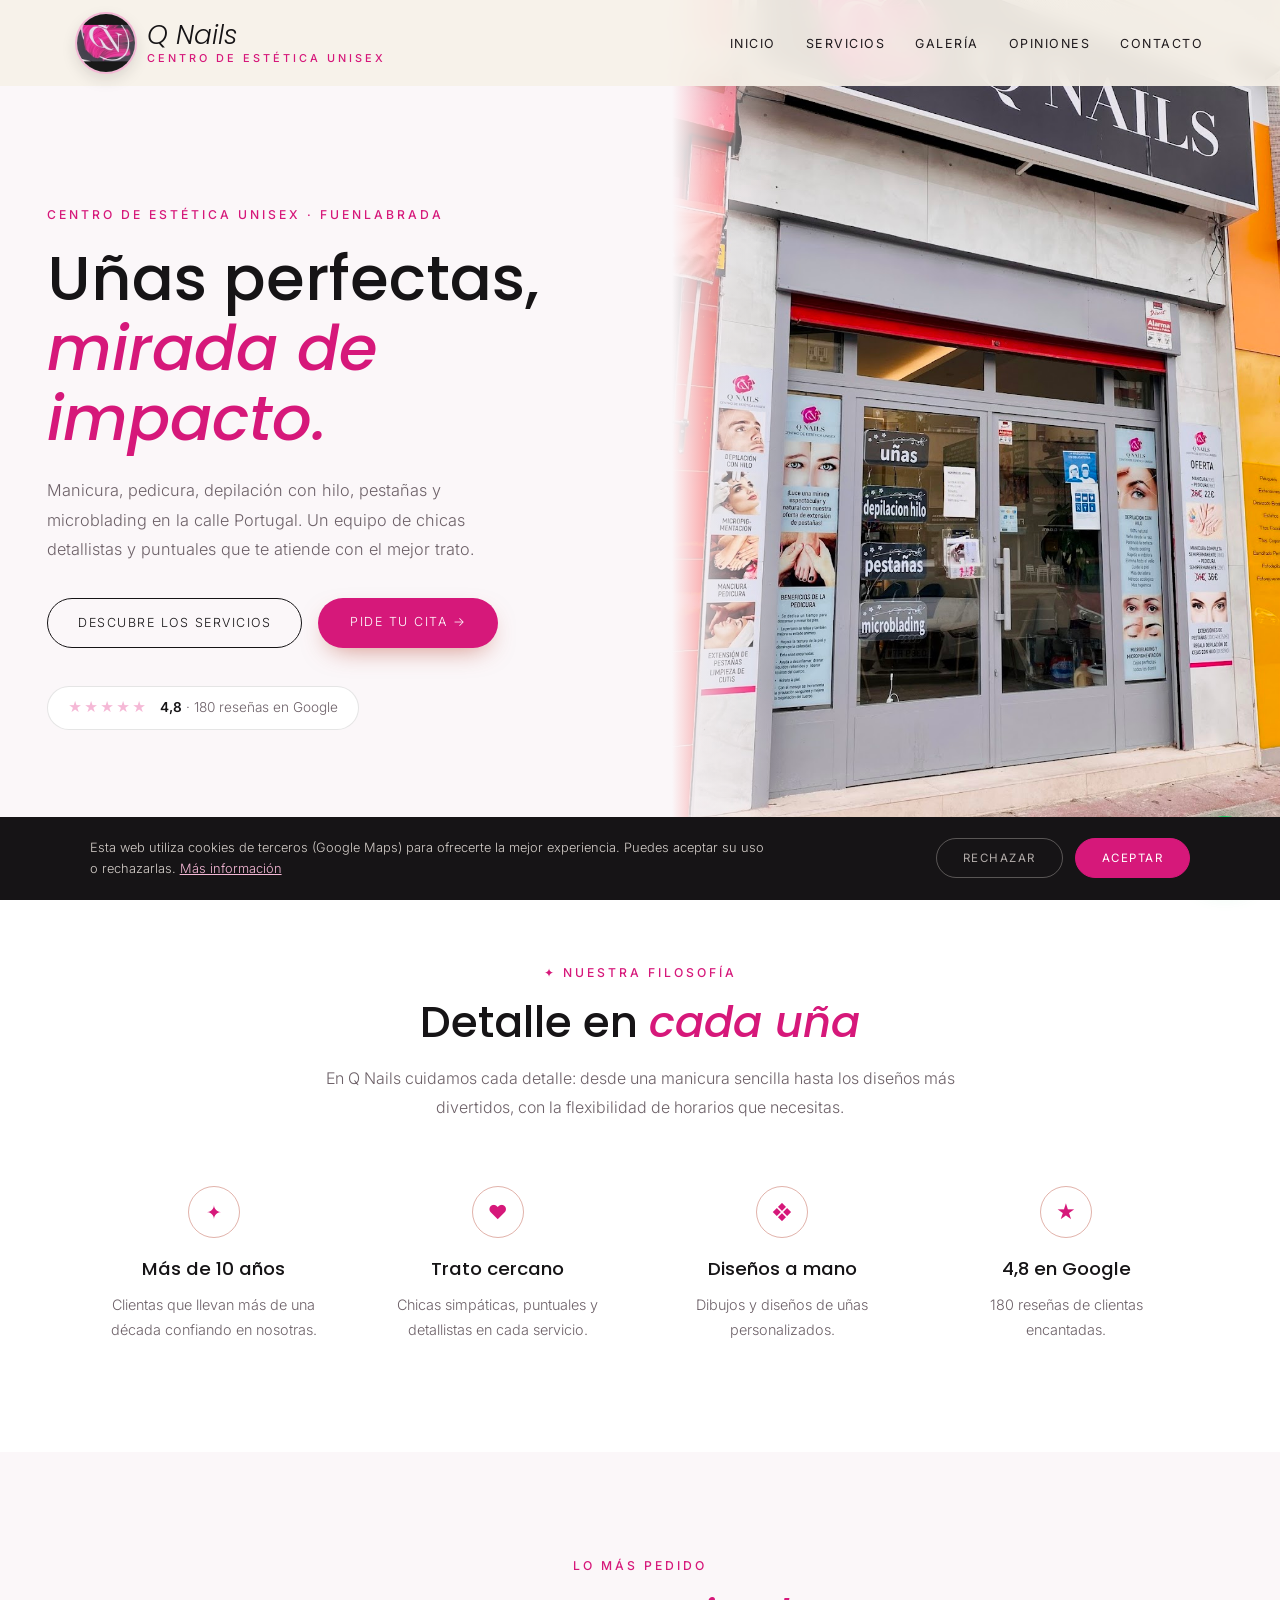
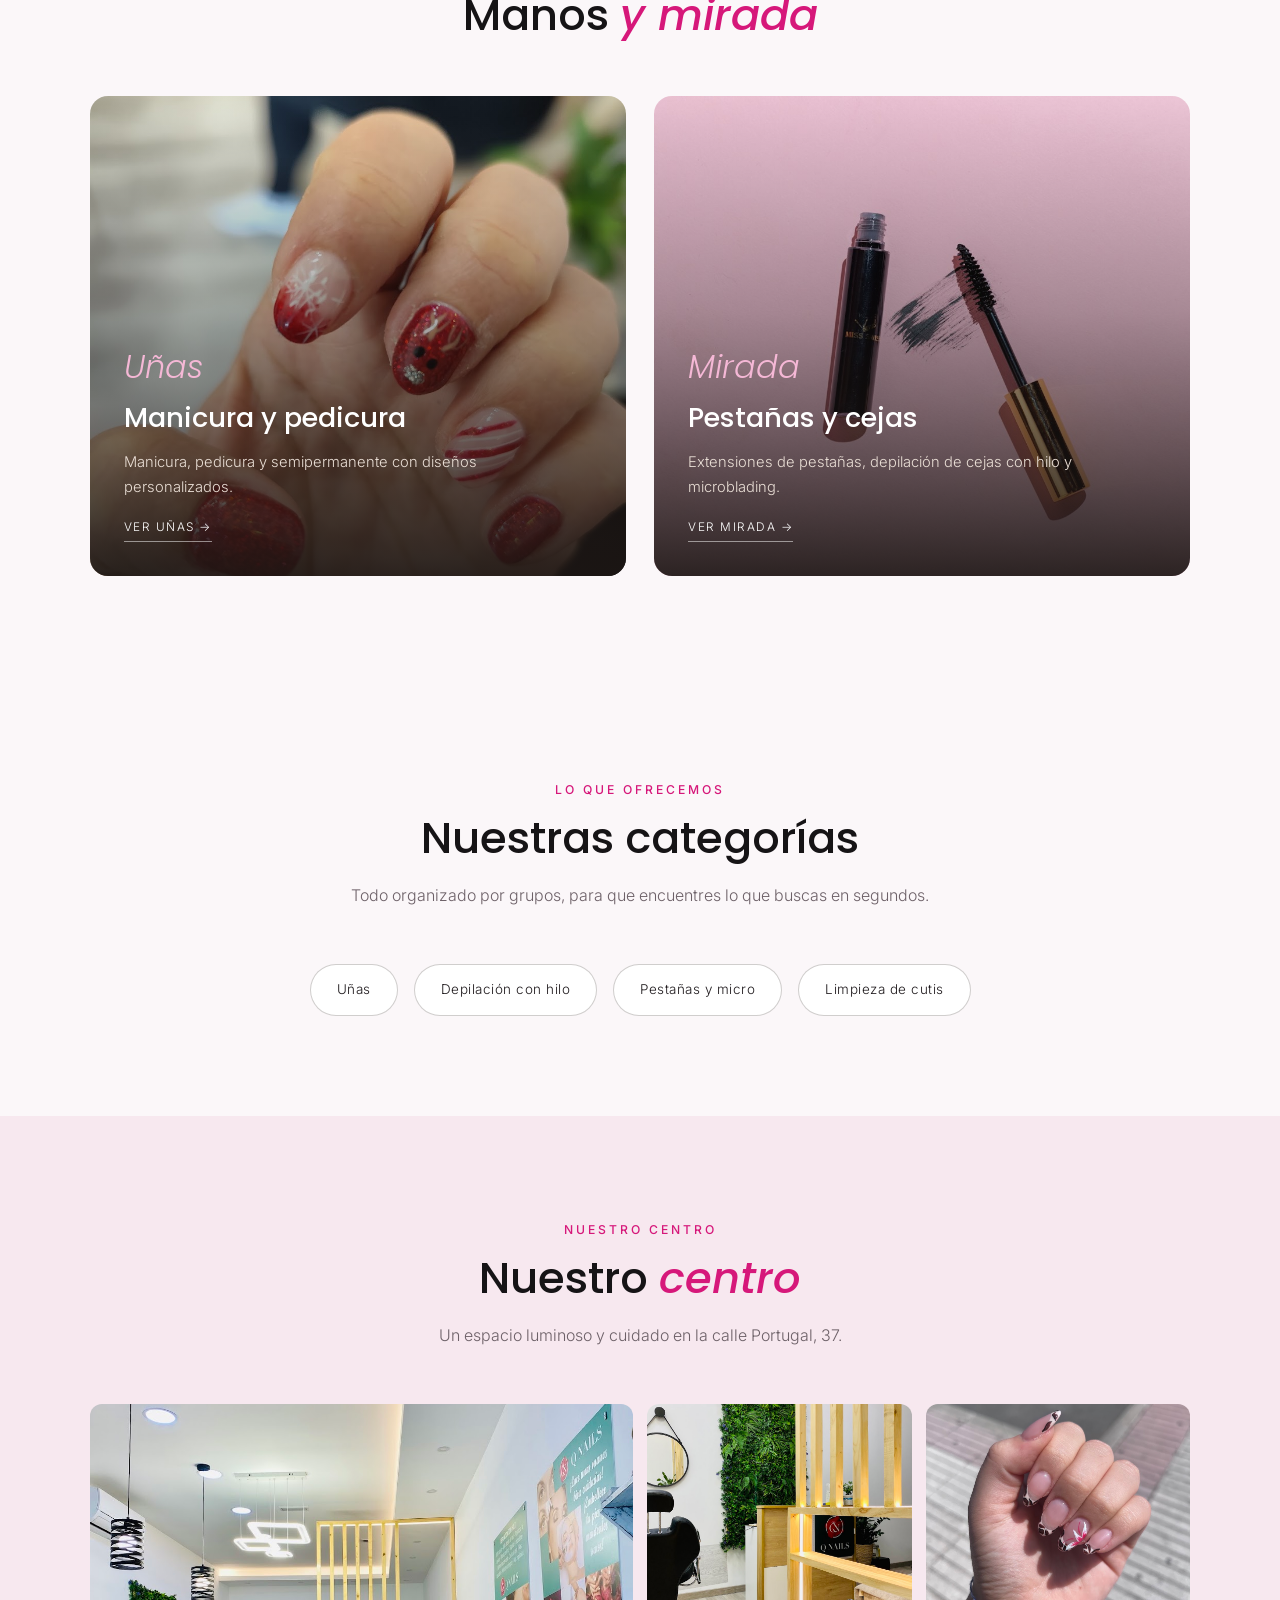
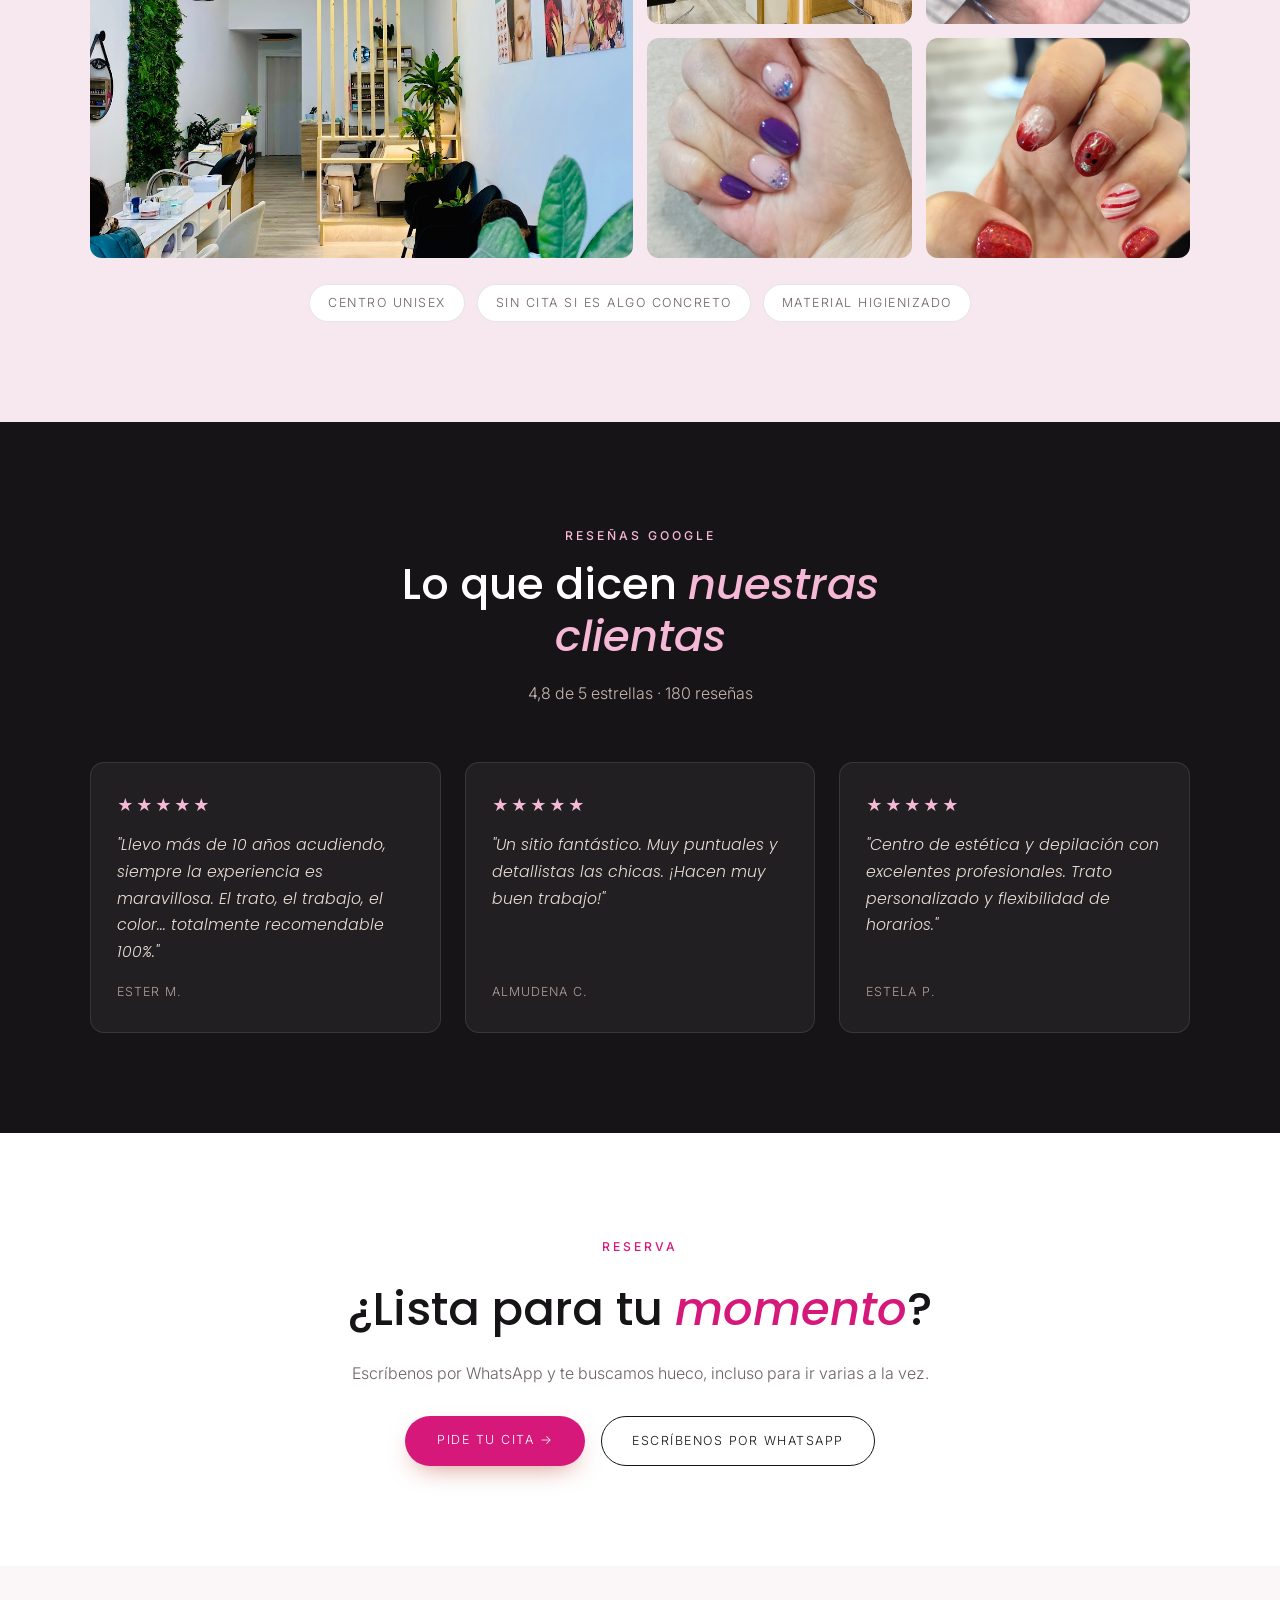
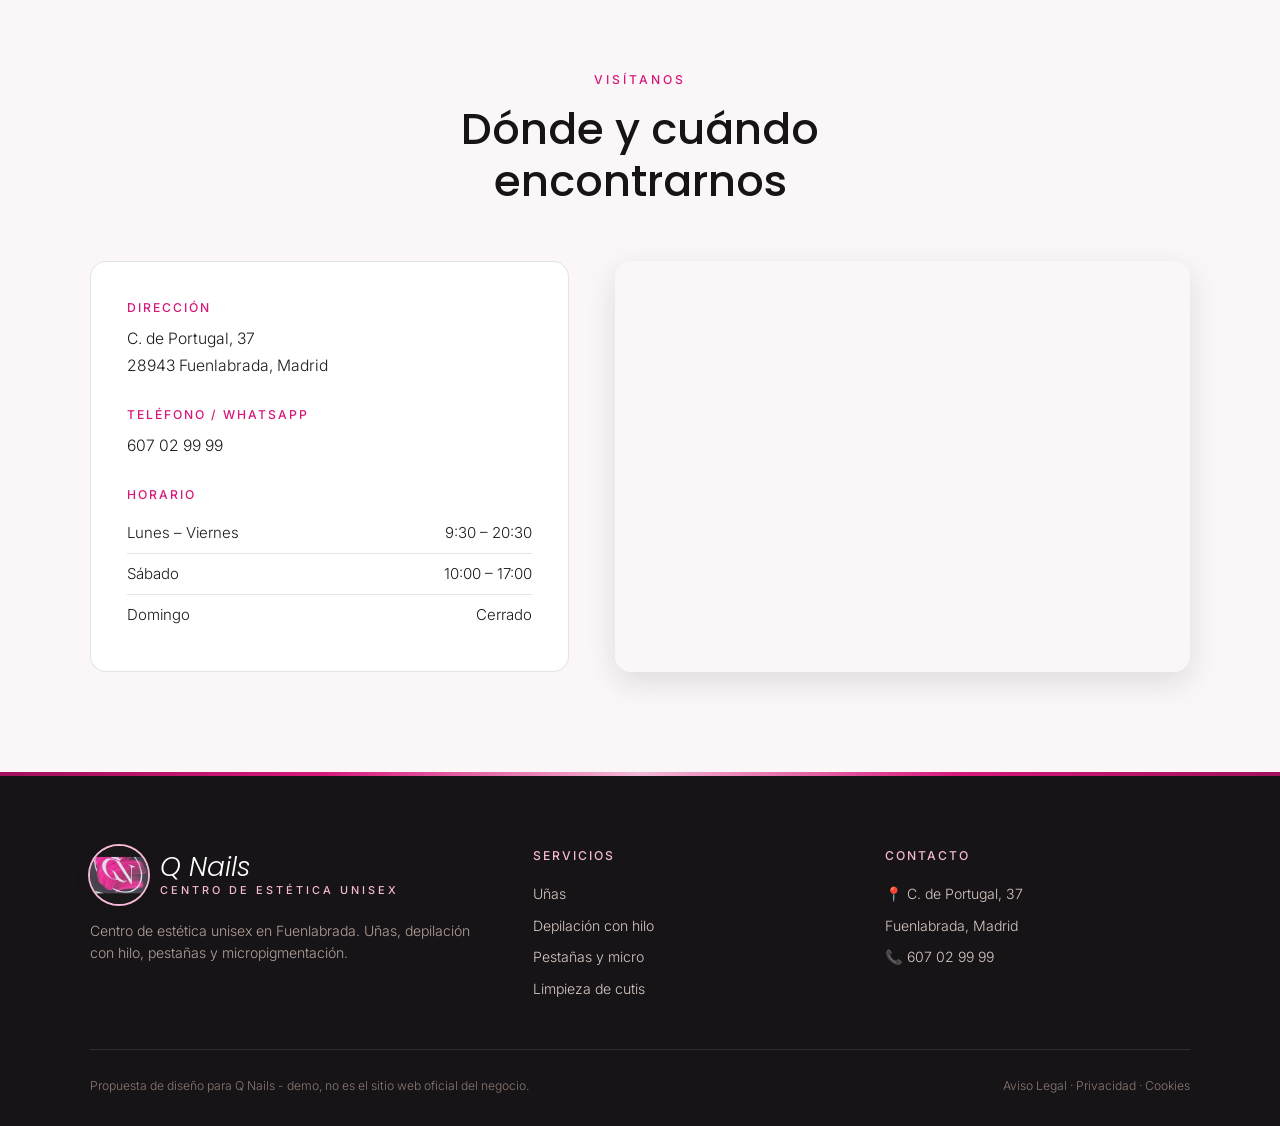
<file: index.html>
<!DOCTYPE html>
<html lang="es">
<head>
<meta charset="UTF-8">
<meta name="viewport" content="width=device-width, initial-scale=1.0">
<title>Q Nails — Uñas, pestañas y estética en Fuenlabrada</title>
<meta name="description" content="Q Nails, centro de estética unisex en C. de Portugal 37 (Fuenlabrada). Manicura, pedicura, uñas, depilación con hilo, extensiones de pestañas, microblading, micropigmentación y limpieza de cutis. 4,8★ en Google.">
<meta name="theme-color" content="#161416">
<meta property="og:title" content="Q Nails · Fuenlabrada">
<meta property="og:image" content="maps_04.jpg">
<link rel="icon" href="logo.jpg">
<link rel="preconnect" href="https://fonts.googleapis.com"><link rel="preconnect" href="https://fonts.gstatic.com" crossorigin><link href="https://fonts.googleapis.com/css2?family=Poppins:ital,wght@0,500;0,600;1,500&family=Inter:wght@300;400;500;600&display=swap" rel="stylesheet">
<link rel="stylesheet" href="styles.css">
</head>
<body>

<header id="header">
  <a href="index.html" class="logo" aria-label="Q Nails, inicio"><img src="logo.jpg" alt="" class="logo-badge"><span class="logo-text"><span class="script">Q Nails</span><small>Centro de estética unisex</small></span></a>
  <nav id="nav" aria-label="Navegación principal"><ul><li><a href="index.html#inicio">Inicio</a></li><li><a href="servicios.html">Servicios</a></li><li><a href="index.html#galeria">Galería</a></li><li><a href="index.html#opiniones">Opiniones</a></li><li><a href="index.html#contacto">Contacto</a></li></ul></nav><button class="nav-toggle" id="navToggle" aria-label="Abrir menú">☰</button>
</header>

<section class="hero" id="inicio">
  <div class="hero-text">
    <span class="eyebrow">Centro de estética unisex · Fuenlabrada</span>
    <h1>Uñas perfectas, <em>mirada de impacto.</em></h1>
    <p>Manicura, pedicura, depilación con hilo, pestañas y microblading en la calle Portugal. Un equipo de chicas detallistas y puntuales que te atiende con el mejor trato.</p>
    <div class="hero-ctas">
      <a href="servicios.html" class="btn-outline">Descubre los servicios</a>
      <a href="https://wa.me/34607029999?text=Hola%2C%20quiero%20pedir%20cita%20en%20Q%20Nails" class="btn-solid" target="_blank" rel="noopener">Pide tu cita →</a>
    </div>
    <a class="hero-rating" href="https://www.google.com/maps/search/?api=1&query=Q+Nails,+C.+de+Portugal+37,+Fuenlabrada" target="_blank" rel="noopener"><span class="stars">★★★★★</span><span><strong>4,8</strong> · 180 reseñas en Google</span></a>
  </div>
  <div class="hero-img"><img src="maps_04.jpg" alt="Fachada de Q Nails en la calle Portugal, Fuenlabrada" style="object-position:center 30%;"></div>
</section>

<section class="trust">
  <div class="section-head">
    <span class="eyebrow">✦ Nuestra filosofía</span>
    <h2>Detalle en <em>cada uña</em></h2>
    <p>En Q Nails cuidamos cada detalle: desde una manicura sencilla hasta los diseños más divertidos, con la flexibilidad de horarios que necesitas.</p>
  </div>
  <div class="trust-grid">
    <div class="trust-card"><span class="trust-ic">✦</span><h3>Más de 10 años</h3><p>Clientas que llevan más de una década confiando en nosotras.</p></div>
    <div class="trust-card"><span class="trust-ic">♥</span><h3>Trato cercano</h3><p>Chicas simpáticas, puntuales y detallistas en cada servicio.</p></div>
    <div class="trust-card"><span class="trust-ic">❖</span><h3>Diseños a mano</h3><p>Dibujos y diseños de uñas personalizados.</p></div>
    <div class="trust-card"><span class="trust-ic">★</span><h3>4,8 en Google</h3><p>180 reseñas de clientas encantadas.</p></div>
  </div>
</section>

<section class="worlds">
  <div class="section-head">
    <span class="eyebrow">Lo más pedido</span>
    <h2>Manos <em>y mirada</em></h2>
  </div>
  <div class="worlds-grid">
    <a href="servicios.html#unas" class="world-card"><img src="maps_01.jpg" alt="Manicura y pedicura"><div class="world-text"><span class="script">Uñas</span><h3>Manicura y pedicura</h3><p>Manicura, pedicura y semipermanente con diseños personalizados.</p><span class="world-link">Ver uñas →</span></div></a>
    <a href="servicios.html#mirada" class="world-card"><img src="u_pestanas.jpg" alt="Pestañas y cejas"><div class="world-text"><span class="script">Mirada</span><h3>Pestañas y cejas</h3><p>Extensiones de pestañas, depilación de cejas con hilo y microblading.</p><span class="world-link">Ver mirada →</span></div></a>
  </div>
</section>

<section>
  <div class="section-head">
    <span class="eyebrow">Lo que ofrecemos</span>
    <h2>Nuestras categorías</h2>
    <p>Todo organizado por grupos, para que encuentres lo que buscas en segundos.</p>
  </div>
  <div class="cat-pills">
    <a href="servicios.html#unas" class="cat-pill">Uñas</a>
    <a href="servicios.html#depilacion" class="cat-pill">Depilación con hilo</a>
    <a href="servicios.html#mirada" class="cat-pill">Pestañas y micro</a>
    <a href="servicios.html#facial" class="cat-pill">Limpieza de cutis</a>
  </div>
</section>

<section class="gallery-wrap" id="galeria">
  <div class="section-head">
    <span class="eyebrow">Nuestro centro</span>
    <h2>Nuestro <em>centro</em></h2>
    <p>Un espacio luminoso y cuidado en la calle Portugal, 37.</p>
  </div>
  <div class="gallery">
    <figure class="big"><img src="maps_03.jpg" alt="Interior de Q Nails" loading="lazy"></figure>
    <figure><img src="maps_02.jpg" alt="Recepción de Q Nails" loading="lazy"></figure>
    <figure><img src="maps_05.jpg" alt="Uñas con diseño" loading="lazy"></figure>
    <figure><img src="maps_06.jpg" alt="Uñas en morado y glitter" loading="lazy"></figure>
    <figure><img src="maps_01.jpg" alt="Uñas en rojo con diseño" loading="lazy"></figure>
  </div>
  <div class="brands"><span>Centro unisex</span><span>Sin cita si es algo concreto</span><span>Material higienizado</span></div>
</section>

<section class="reviews-wrap" id="opiniones">
  <div class="section-head">
    <span class="eyebrow">Reseñas Google</span>
    <h2>Lo que dicen <em>nuestras clientas</em></h2>
    <p>4,8 de 5 estrellas · 180 reseñas</p>
  </div>
  <div class="review-grid">
    <div class="review-card"><div class="stars">★★★★★</div><p>"Llevo más de 10 años acudiendo, siempre la experiencia es maravillosa. El trato, el trabajo, el color... totalmente recomendable 100%."</p><cite>Ester M.</cite></div>
    <div class="review-card"><div class="stars">★★★★★</div><p>"Un sitio fantástico. Muy puntuales y detallistas las chicas. ¡Hacen muy buen trabajo!"</p><cite>Almudena C.</cite></div>
    <div class="review-card"><div class="stars">★★★★★</div><p>"Centro de estética y depilación con excelentes profesionales. Trato personalizado y flexibilidad de horarios."</p><cite>Estela P.</cite></div>
  </div>
</section>

<section class="cta-section">
  <span class="eyebrow">Reserva</span>
  <h2>¿Lista para tu <em>momento</em>?</h2>
  <p>Escríbenos por WhatsApp y te buscamos hueco, incluso para ir varias a la vez.</p>
  <div class="cta-row">
    <a href="https://wa.me/34607029999?text=Hola%2C%20quiero%20pedir%20cita%20en%20Q%20Nails" class="btn-solid" target="_blank" rel="noopener">Pide tu cita →</a>
    <a href="https://wa.me/34607029999?text=Hola%2C%20quiero%20pedir%20cita%20en%20Q%20Nails" class="btn-outline" target="_blank" rel="noopener">Escríbenos por WhatsApp</a>
  </div>
</section>

<section class="contact-section" id="contacto">
  <div class="section-head">
    <span class="eyebrow">Visítanos</span>
    <h2>Dónde y cuándo encontrarnos</h2>
  </div>
  <div class="contact-grid">
    <div class="contact-info">
      <div class="contact-block"><h3>Dirección</h3><p>C. de Portugal, 37<br>28943 Fuenlabrada, Madrid</p></div>
      <div class="contact-block"><h3>Teléfono / WhatsApp</h3><p><a href="tel:+34607029999">607 02 99 99</a></p></div>
      <div class="contact-block"><h3>Horario</h3><ul class="hours-list"><li><span>Lunes – Viernes</span><span>9:30 – 20:30</span></li><li><span>Sábado</span><span>10:00 – 17:00</span></li><li><span>Domingo</span><span>Cerrado</span></li></ul></div>
      
    </div>
    <div class="contact-map">
      <iframe title="Mapa de Q Nails" src="https://www.google.com/maps?q=Q+Nails,+C.+de+Portugal+37,+Fuenlabrada&output=embed" width="100%" height="100%" style="border:0;" allowfullscreen="" loading="lazy" referrerpolicy="no-referrer-when-downgrade"></iframe>
    </div>
  </div>
</section>

<footer>
  <div class="footer-grid">
    <div class="footer-brand">
      <a href="index.html" class="logo light"><img src="logo.jpg" alt="" class="logo-badge"><span class="logo-text"><span class="script">Q Nails</span><small>Centro de estética unisex</small></span></a>
      <p>Centro de estética unisex en Fuenlabrada. Uñas, depilación con hilo, pestañas y micropigmentación.</p>
    </div>
    <div><h4>Servicios</h4><ul><li><a href="servicios.html#unas">Uñas</a></li><li><a href="servicios.html#depilacion">Depilación con hilo</a></li><li><a href="servicios.html#mirada">Pestañas y micro</a></li><li><a href="servicios.html#facial">Limpieza de cutis</a></li></ul></div>
    <div><h4>Contacto</h4><ul><li>📍 C. de Portugal, 37</li><li>Fuenlabrada, Madrid</li><li>📞 <a href="tel:+34607029999">607 02 99 99</a></li></ul></div>
  </div>
  <div class="footer-bottom">
    <span>Propuesta de diseño para Q Nails - demo, no es el sitio web oficial del negocio.</span>
    <span><a href="aviso-legal.html">Aviso Legal</a> &middot; <a href="politica-privacidad.html">Privacidad</a> &middot; <a href="politica-cookies.html">Cookies</a></span>
  </div>
</footer>

<div id="cookie-banner" class="cookie-banner"><p>Esta web utiliza cookies de terceros (Google Maps) para ofrecerte la mejor experiencia. Puedes aceptar su uso o rechazarlas. <a href="politica-cookies.html">Más información</a></p><div class="cookie-actions"><button onclick="setCookieChoice('rejected')" class="ck-reject">Rechazar</button><button onclick="setCookieChoice('accepted')" class="ck-accept">Aceptar</button></div></div>
<div class="social-fabs"><a class="wa-fab" href="https://wa.me/34607029999?text=Hola%2C%20quiero%20pedir%20cita%20en%20Q%20Nails" target="_blank" rel="noopener" aria-label="Escribir por WhatsApp"><svg width="28" height="28" viewBox="0 0 24 24" fill="white"><path d="M17.5 14.4c-.3-.1-1.8-.9-2-1s-.5-.1-.7.1-.8 1-.9 1.2-.3.2-.6.1a8.2 8.2 0 0 1-2.4-1.5 9 9 0 0 1-1.7-2.1c-.2-.3 0-.5.1-.6l.4-.5.3-.5v-.5l-.9-2.2c-.2-.6-.5-.5-.7-.5h-.6a1.1 1.1 0 0 0-.8.4 3.4 3.4 0 0 0-1 2.5 5.9 5.9 0 0 0 1.2 3.1 13.5 13.5 0 0 0 5.2 4.6c2.6 1 2.6.7 3.1.6a2.6 2.6 0 0 0 1.7-1.2 2.1 2.1 0 0 0 .2-1.2c-.1-.1-.3-.2-.6-.3ZM12 21.8a9.8 9.8 0 0 1-5-1.4l-.4-.2-3.7 1 1-3.6-.2-.4A9.8 9.8 0 1 1 12 21.8Zm8.4-18.3A11.8 11.8 0 0 0 1.8 17.7L.2 23.8l6.3-1.6a11.8 11.8 0 0 0 5.6 1.4A11.8 11.8 0 0 0 20.4 3.5Z"/></svg></a></div>
<script src="main.js"></script>
</body>
</html>
</file>
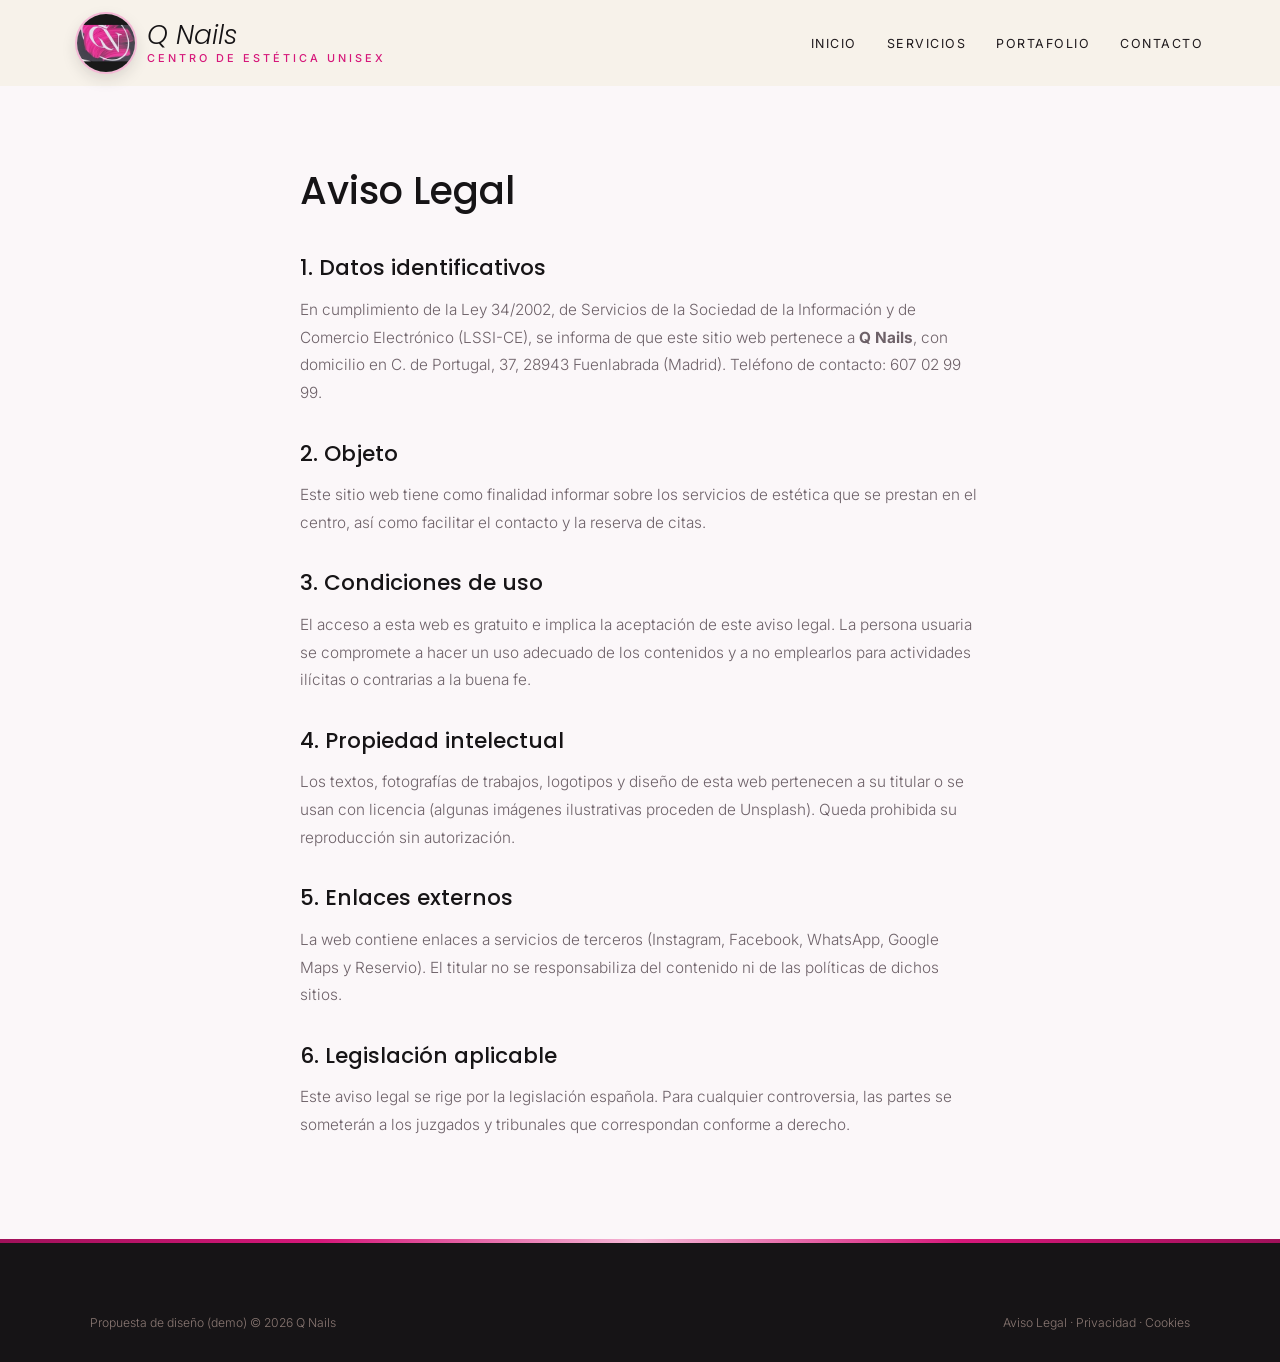
<file: aviso-legal.html>
<!DOCTYPE html>
<html lang="es">
<head>
<meta charset="UTF-8">
<meta name="viewport" content="width=device-width, initial-scale=1.0">
<title>Aviso Legal — Q Nails</title>
<meta name="robots" content="noindex">
<link rel="icon" href="logo.jpg">
<link rel="preconnect" href="https://fonts.googleapis.com">
<link href="https://fonts.googleapis.com/css2?family=Poppins:ital,wght@0,500;0,600;1,500&family=Inter:wght@300;400;500;600&display=swap" rel="stylesheet">
<link rel="stylesheet" href="styles.css">
</head>
<body>
<header id="header" class="scrolled">
  <a href="index.html" class="logo" aria-label="Q Nails, inicio">
    <img src="logo.jpg" alt="" class="logo-badge">
    <span class="logo-text"><span class="script">Q Nails</span><small>Centro de estética unisex</small></span>
  </a>
  <nav id="nav" aria-label="Navegación principal">
    <ul>
      <li><a href="index.html#inicio">Inicio</a></li>
      <li><a href="servicios.html">Servicios</a></li>
      <li><a href="portafolio.html">Portafolio</a></li>
      <li><a href="index.html#contacto">Contacto</a></li>
    </ul>
  </nav>
  <button class="nav-toggle" id="navToggle" aria-label="Abrir menú">☰</button>
</header>
<main class="legal"><h1>Aviso Legal</h1>
<h2>1. Datos identificativos</h2>
<p>En cumplimiento de la Ley 34/2002, de Servicios de la Sociedad de la Información y de Comercio Electrónico (LSSI-CE), se informa de que este sitio web pertenece a <strong>Q Nails</strong>, con domicilio en C. de Portugal, 37, 28943 Fuenlabrada (Madrid). Teléfono de contacto: 607 02 99 99.</p>
<h2>2. Objeto</h2>
<p>Este sitio web tiene como finalidad informar sobre los servicios de estética que se prestan en el centro, así como facilitar el contacto y la reserva de citas.</p>
<h2>3. Condiciones de uso</h2>
<p>El acceso a esta web es gratuito e implica la aceptación de este aviso legal. La persona usuaria se compromete a hacer un uso adecuado de los contenidos y a no emplearlos para actividades ilícitas o contrarias a la buena fe.</p>
<h2>4. Propiedad intelectual</h2>
<p>Los textos, fotografías de trabajos, logotipos y diseño de esta web pertenecen a su titular o se usan con licencia (algunas imágenes ilustrativas proceden de Unsplash). Queda prohibida su reproducción sin autorización.</p>
<h2>5. Enlaces externos</h2>
<p>La web contiene enlaces a servicios de terceros (Instagram, Facebook, WhatsApp, Google Maps y Reservio). El titular no se responsabiliza del contenido ni de las políticas de dichos sitios.</p>
<h2>6. Legislación aplicable</h2>
<p>Este aviso legal se rige por la legislación española. Para cualquier controversia, las partes se someterán a los juzgados y tribunales que correspondan conforme a derecho.</p></main>
<footer>
  <div class="footer-bottom" style="margin-top:0">
    <span>Propuesta de diseño (demo) © 2026 Q Nails</span>
    <span><a href="aviso-legal.html">Aviso Legal</a> &middot; <a href="politica-privacidad.html">Privacidad</a> &middot; <a href="politica-cookies.html">Cookies</a></span>
  </div>
</footer>
<script src="main.js"></script>
</body>
</html>
</file>
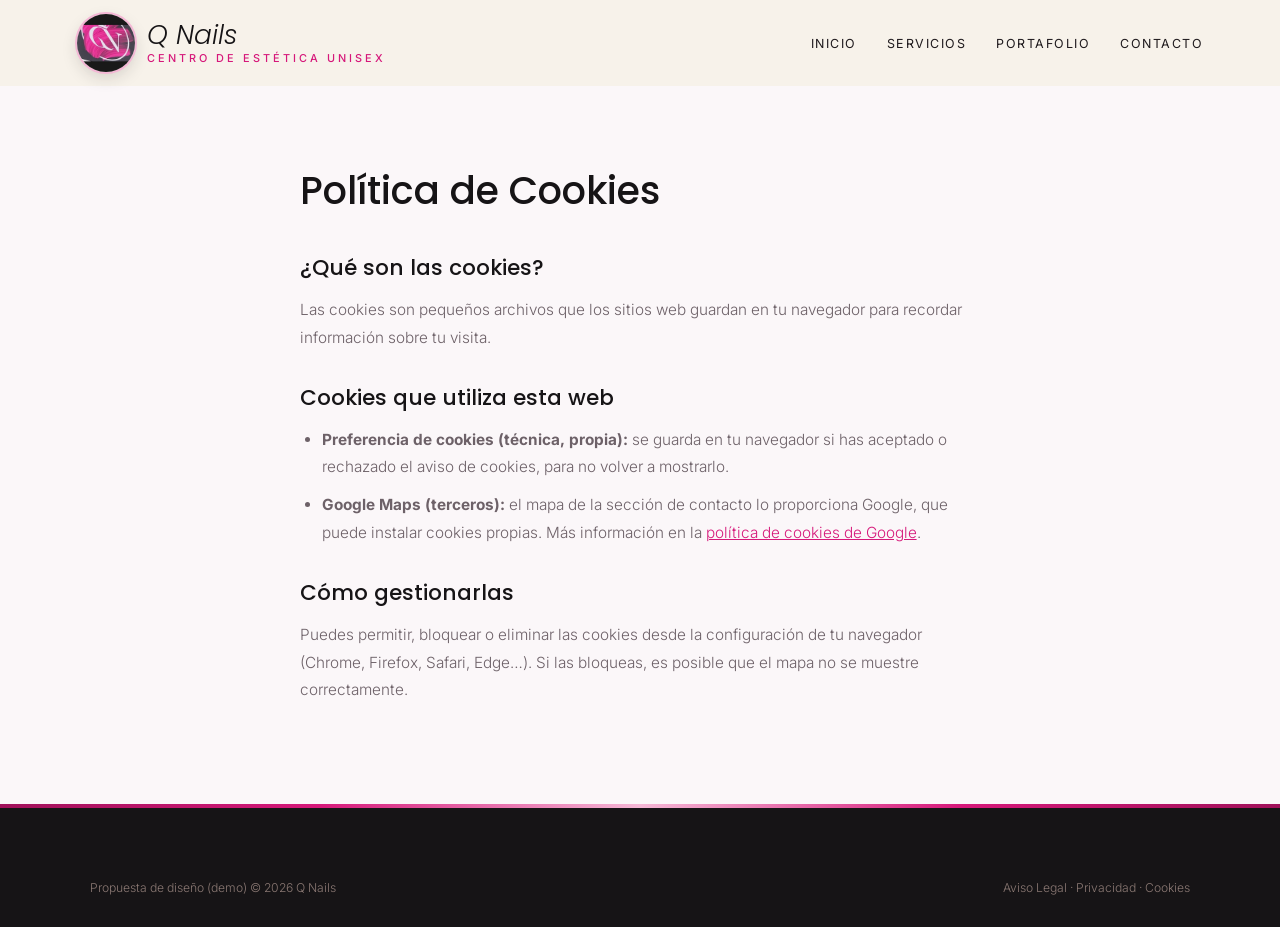
<file: politica-cookies.html>
<!DOCTYPE html>
<html lang="es">
<head>
<meta charset="UTF-8">
<meta name="viewport" content="width=device-width, initial-scale=1.0">
<title>Política de Cookies — Q Nails</title>
<meta name="robots" content="noindex">
<link rel="icon" href="logo.jpg">
<link rel="preconnect" href="https://fonts.googleapis.com">
<link href="https://fonts.googleapis.com/css2?family=Poppins:ital,wght@0,500;0,600;1,500&family=Inter:wght@300;400;500;600&display=swap" rel="stylesheet">
<link rel="stylesheet" href="styles.css">
</head>
<body>
<header id="header" class="scrolled">
  <a href="index.html" class="logo" aria-label="Q Nails, inicio">
    <img src="logo.jpg" alt="" class="logo-badge">
    <span class="logo-text"><span class="script">Q Nails</span><small>Centro de estética unisex</small></span>
  </a>
  <nav id="nav" aria-label="Navegación principal">
    <ul>
      <li><a href="index.html#inicio">Inicio</a></li>
      <li><a href="servicios.html">Servicios</a></li>
      <li><a href="portafolio.html">Portafolio</a></li>
      <li><a href="index.html#contacto">Contacto</a></li>
    </ul>
  </nav>
  <button class="nav-toggle" id="navToggle" aria-label="Abrir menú">☰</button>
</header>
<main class="legal"><h1>Política de Cookies</h1>
<h2>¿Qué son las cookies?</h2>
<p>Las cookies son pequeños archivos que los sitios web guardan en tu navegador para recordar información sobre tu visita.</p>
<h2>Cookies que utiliza esta web</h2>
<ul>
<li><strong>Preferencia de cookies (técnica, propia):</strong> se guarda en tu navegador si has aceptado o rechazado el aviso de cookies, para no volver a mostrarlo.</li>
<li><strong>Google Maps (terceros):</strong> el mapa de la sección de contacto lo proporciona Google, que puede instalar cookies propias. Más información en la <a href="https://policies.google.com/technologies/cookies" target="_blank" rel="noopener">política de cookies de Google</a>.</li>
</ul>
<h2>Cómo gestionarlas</h2>
<p>Puedes permitir, bloquear o eliminar las cookies desde la configuración de tu navegador (Chrome, Firefox, Safari, Edge…). Si las bloqueas, es posible que el mapa no se muestre correctamente.</p></main>
<footer>
  <div class="footer-bottom" style="margin-top:0">
    <span>Propuesta de diseño (demo) © 2026 Q Nails</span>
    <span><a href="aviso-legal.html">Aviso Legal</a> &middot; <a href="politica-privacidad.html">Privacidad</a> &middot; <a href="politica-cookies.html">Cookies</a></span>
  </div>
</footer>
<script src="main.js"></script>
</body>
</html>
</file>
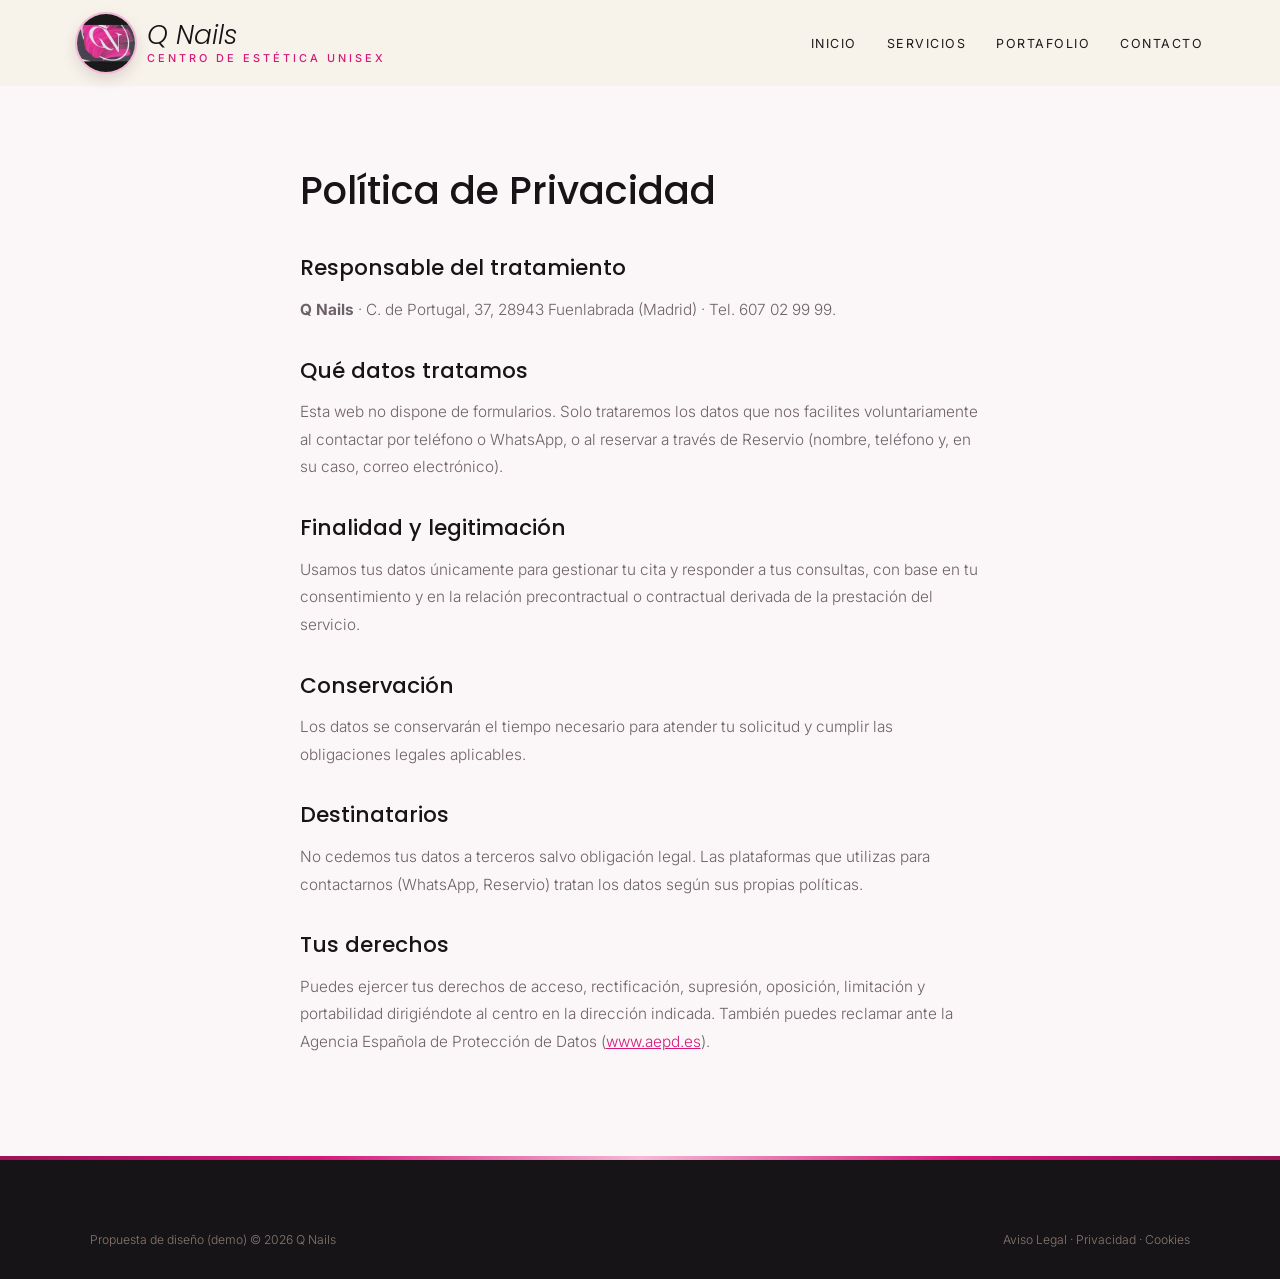
<file: politica-privacidad.html>
<!DOCTYPE html>
<html lang="es">
<head>
<meta charset="UTF-8">
<meta name="viewport" content="width=device-width, initial-scale=1.0">
<title>Política de Privacidad — Q Nails</title>
<meta name="robots" content="noindex">
<link rel="icon" href="logo.jpg">
<link rel="preconnect" href="https://fonts.googleapis.com">
<link href="https://fonts.googleapis.com/css2?family=Poppins:ital,wght@0,500;0,600;1,500&family=Inter:wght@300;400;500;600&display=swap" rel="stylesheet">
<link rel="stylesheet" href="styles.css">
</head>
<body>
<header id="header" class="scrolled">
  <a href="index.html" class="logo" aria-label="Q Nails, inicio">
    <img src="logo.jpg" alt="" class="logo-badge">
    <span class="logo-text"><span class="script">Q Nails</span><small>Centro de estética unisex</small></span>
  </a>
  <nav id="nav" aria-label="Navegación principal">
    <ul>
      <li><a href="index.html#inicio">Inicio</a></li>
      <li><a href="servicios.html">Servicios</a></li>
      <li><a href="portafolio.html">Portafolio</a></li>
      <li><a href="index.html#contacto">Contacto</a></li>
    </ul>
  </nav>
  <button class="nav-toggle" id="navToggle" aria-label="Abrir menú">☰</button>
</header>
<main class="legal"><h1>Política de Privacidad</h1>
<h2>Responsable del tratamiento</h2>
<p><strong>Q Nails</strong> · C. de Portugal, 37, 28943 Fuenlabrada (Madrid) · Tel. 607 02 99 99.</p>
<h2>Qué datos tratamos</h2>
<p>Esta web no dispone de formularios. Solo trataremos los datos que nos facilites voluntariamente al contactar por teléfono o WhatsApp, o al reservar a través de Reservio (nombre, teléfono y, en su caso, correo electrónico).</p>
<h2>Finalidad y legitimación</h2>
<p>Usamos tus datos únicamente para gestionar tu cita y responder a tus consultas, con base en tu consentimiento y en la relación precontractual o contractual derivada de la prestación del servicio.</p>
<h2>Conservación</h2>
<p>Los datos se conservarán el tiempo necesario para atender tu solicitud y cumplir las obligaciones legales aplicables.</p>
<h2>Destinatarios</h2>
<p>No cedemos tus datos a terceros salvo obligación legal. Las plataformas que utilizas para contactarnos (WhatsApp, Reservio) tratan los datos según sus propias políticas.</p>
<h2>Tus derechos</h2>
<p>Puedes ejercer tus derechos de acceso, rectificación, supresión, oposición, limitación y portabilidad dirigiéndote al centro en la dirección indicada. También puedes reclamar ante la Agencia Española de Protección de Datos (<a href="https://www.aepd.es" target="_blank" rel="noopener">www.aepd.es</a>).</p></main>
<footer>
  <div class="footer-bottom" style="margin-top:0">
    <span>Propuesta de diseño (demo) © 2026 Q Nails</span>
    <span><a href="aviso-legal.html">Aviso Legal</a> &middot; <a href="politica-privacidad.html">Privacidad</a> &middot; <a href="politica-cookies.html">Cookies</a></span>
  </div>
</footer>
<script src="main.js"></script>
</body>
</html>
</file>
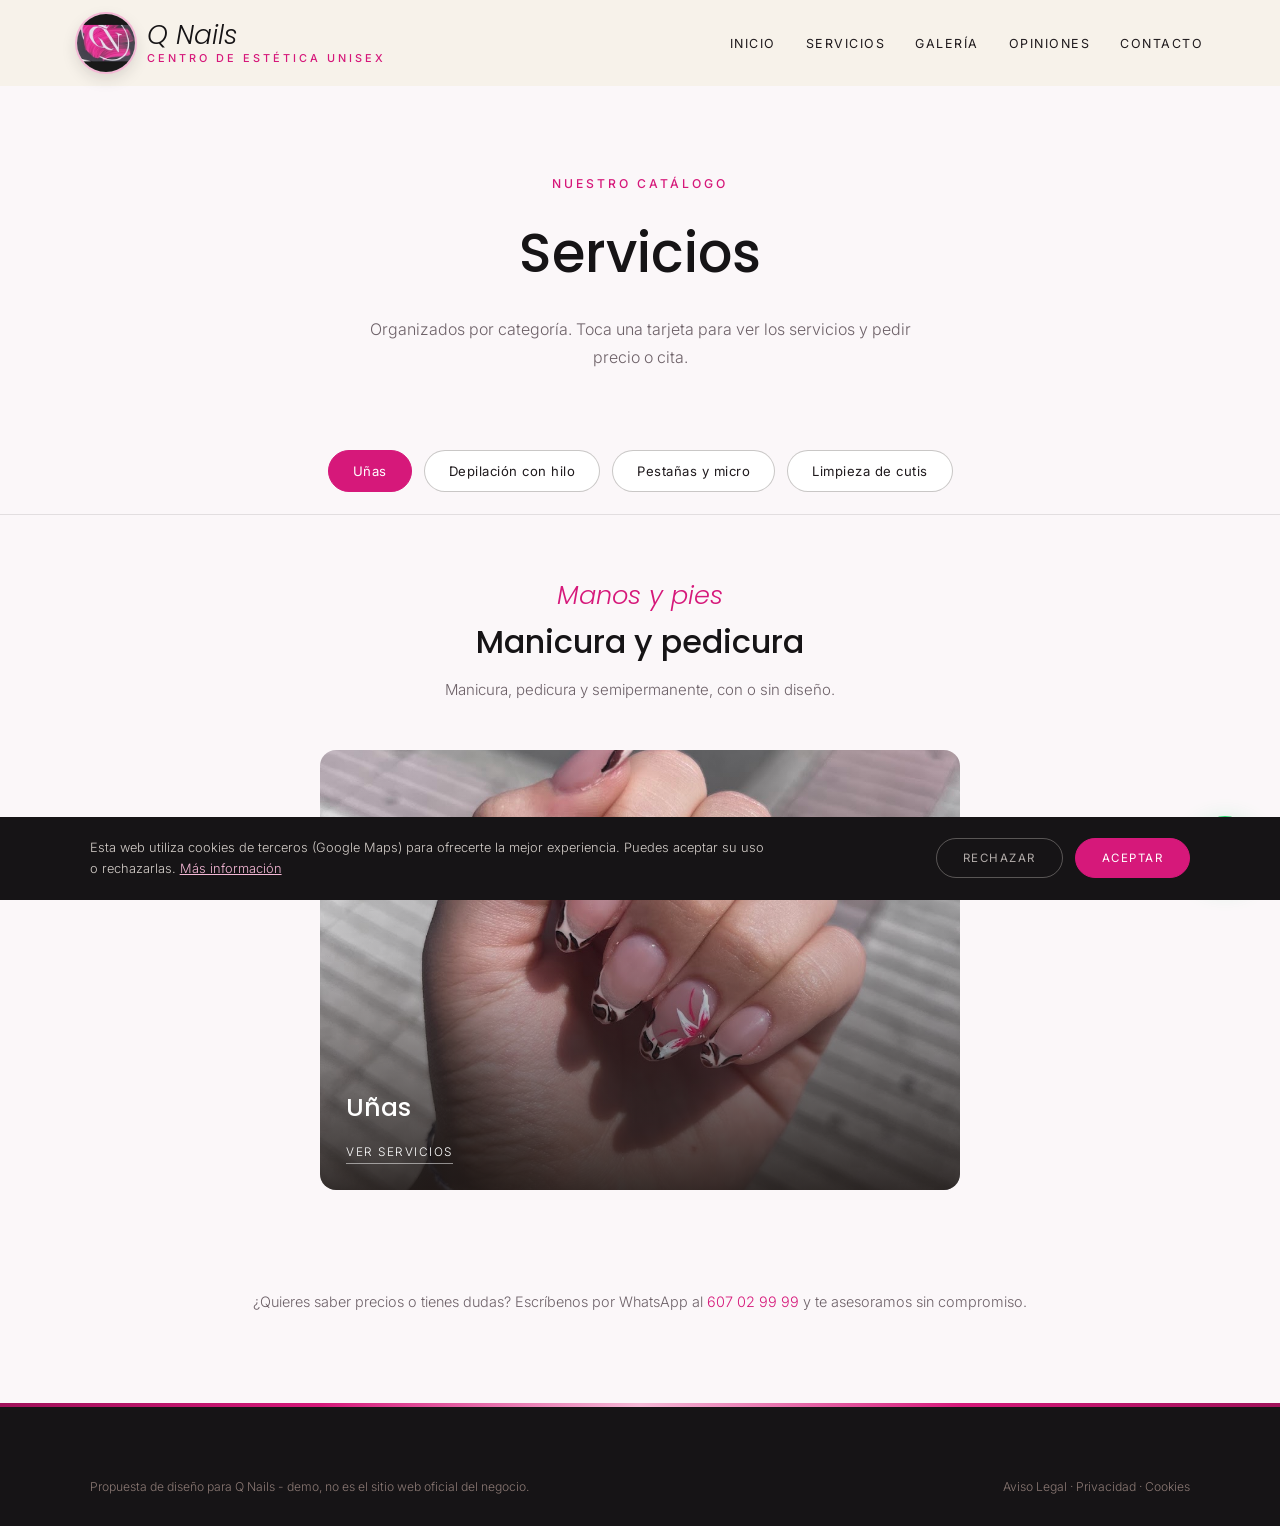
<file: servicios.html>
<!DOCTYPE html>
<html lang="es">
<head>
<meta charset="UTF-8">
<meta name="viewport" content="width=device-width, initial-scale=1.0">
<title>Servicios — Q Nails · Fuenlabrada</title>
<meta name="description" content="Servicios de Q Nails en Fuenlabrada.">
<link rel="icon" href="logo.jpg">
<link rel="preconnect" href="https://fonts.googleapis.com"><link rel="preconnect" href="https://fonts.gstatic.com" crossorigin><link href="https://fonts.googleapis.com/css2?family=Poppins:ital,wght@0,500;0,600;1,500&family=Inter:wght@300;400;500;600&display=swap" rel="stylesheet">
<link rel="stylesheet" href="styles.css">
</head>
<body>

<header id="header" class="scrolled">
  <a href="index.html" class="logo" aria-label="Q Nails, inicio"><img src="logo.jpg" alt="" class="logo-badge"><span class="logo-text"><span class="script">Q Nails</span><small>Centro de estética unisex</small></span></a>
  <nav id="nav" aria-label="Navegación principal"><ul><li><a href="index.html#inicio">Inicio</a></li><li><a href="servicios.html">Servicios</a></li><li><a href="index.html#galeria">Galería</a></li><li><a href="index.html#opiniones">Opiniones</a></li><li><a href="index.html#contacto">Contacto</a></li></ul></nav><button class="nav-toggle" id="navToggle" aria-label="Abrir menú">☰</button>
</header>

<div class="page-hero">
  <span class="eyebrow">Nuestro catálogo</span>
  <h1>Servicios</h1>
  <p>Organizados por categoría. Toca una tarjeta para ver los servicios y pedir precio o cita.</p>
</div>

<div class="tabs">
  <button class="tab-btn active" data-tab="unas">Uñas</button>
  <button class="tab-btn" data-tab="depilacion">Depilación con hilo</button>
  <button class="tab-btn" data-tab="mirada">Pestañas y micro</button>
  <button class="tab-btn" data-tab="facial">Limpieza de cutis</button>
  
</div>

<div class="tab-panel active" id="unas">
  <div class="tab-intro"><span class="script">Manos y pies</span><h2>Manicura y pedicura</h2><p>Manicura, pedicura y semipermanente, con o sin diseño.</p></div>
  <div class="cat-grid single">
    <div class="cat-card" onclick="openModal('unas')"><img src="maps_05.jpg" alt="Uñas" loading="lazy"><div class="cat-card-text"><h3>Uñas</h3><span>Ver servicios</span></div></div>
  </div>
</div>

<div class="tab-panel" id="depilacion">
  <div class="tab-intro"><span class="script">Depilación</span><h2>Depilación con hilo</h2><p>100% natural, elimina el vello desde la raíz y es ideal para pieles sensibles.</p></div>
  <div class="cat-grid single">
    <div class="cat-card" onclick="openModal('hilo')"><img src="u_cejas.jpg" alt="Depilación con hilo" loading="lazy"><div class="cat-card-text"><h3>Depilación con hilo</h3><span>Ver servicios</span></div></div>
  </div>
</div>

<div class="tab-panel" id="mirada">
  <div class="tab-intro"><span class="script">Mirada</span><h2>Pestañas, microblading y micropigmentación</h2><p>Luce una mirada espectacular y natural.</p></div>
  <div class="cat-grid">
    <div class="cat-card" onclick="openModal('pestanas')"><img src="u_pestanas.jpg" alt="Extensiones de pestañas" loading="lazy"><div class="cat-card-text"><h3>Extensiones de pestañas</h3><span>Ver servicios</span></div></div>
    <div class="cat-card" onclick="openModal('micro')"><img src="u_cejas.jpg" alt="Microblading y micropigmentación" loading="lazy"><div class="cat-card-text"><h3>Microblading y micropigmentación</h3><span>Ver servicios</span></div></div>
  </div>
</div>

<div class="tab-panel" id="facial">
  <div class="tab-intro"><span class="script">Rostro</span><h2>Limpieza de cutis</h2><p>Piel limpia, fresca y luminosa.</p></div>
  <div class="cat-grid single">
    <div class="cat-card" onclick="openModal('cutis')"><img src="u_facial.jpg" alt="Limpieza de cutis" loading="lazy"><div class="cat-card-text"><h3>Limpieza de cutis</h3><span>Ver servicios</span></div></div>
  </div>
</div>


<p class="services-note">¿Quieres saber precios o tienes dudas? Escríbenos por WhatsApp al <a href="https://wa.me/34607029999" target="_blank" rel="noopener" style="color:var(--red)">607 02 99 99</a> y te asesoramos sin compromiso.</p>

<div class="modal-overlay" id="modal-unas"><div class="modal">
  <button class="modal-close" onclick="closeModal('unas')" aria-label="Cerrar">×</button>
  <h3>Uñas</h3><p class="modal-sub">Manos y pies cuidados</p>
  <div class="svc-row"><div><div class="svc-name">Manicura</div><span class="svc-desc">Manos cuidadas con un acabado limpio.</span></div><div class="svc-price">Consultar</div></div>
  <div class="svc-row"><div><div class="svc-name">Pedicura</div><span class="svc-desc">Descansa y mima tus pies: relaja, mejora la textura de la piel y activa la circulación.</span></div><div class="svc-price">Consultar</div></div>
  <div class="svc-row"><div><div class="svc-name">Manicura y pedicura semipermanente</div><span class="svc-desc">Color que dura semanas. Pregunta por nuestra oferta combinada.</span></div><div class="svc-price">Consultar</div></div>
  <div class="svc-row"><div><div class="svc-name">Diseños y dibujos</div><span class="svc-desc">Decoración de uñas a mano a tu gusto.</span></div><div class="svc-price">Consultar</div></div>
  <a class="modal-cta alt" href="https://wa.me/34607029999?text=Hola%2C%20quiero%20informaci%C3%B3n%20sobre%20u%C3%B1as" target="_blank" rel="noopener">Pedir cita por WhatsApp</a>
</div></div>

<div class="modal-overlay" id="modal-hilo"><div class="modal">
  <button class="modal-close" onclick="closeModal('hilo')" aria-label="Cerrar">×</button>
  <h3>Depilación con hilo</h3><p class="modal-sub">Precisión y piel suave</p>
  <div class="svc-row"><div><div class="svc-name">Depilación de cejas con hilo</div><span class="svc-desc">Cejas definidas con un diseño a tu medida.</span></div><div class="svc-price">Consultar</div></div>
  <div class="svc-row"><div><div class="svc-name">Depilación facial con hilo</div><span class="svc-desc">Vello desde la raíz, efecto peeling, rápida e higiénica.</span></div><div class="svc-price">Consultar</div></div>
  <a class="modal-cta alt" href="https://wa.me/34607029999?text=Hola%2C%20quiero%20informaci%C3%B3n%20sobre%20depilaci%C3%B3n%20con%20hilo" target="_blank" rel="noopener">Pedir cita por WhatsApp</a>
</div></div>

<div class="modal-overlay" id="modal-pestanas"><div class="modal">
  <button class="modal-close" onclick="closeModal('pestanas')" aria-label="Cerrar">×</button>
  <h3>Extensiones de pestañas</h3><p class="modal-sub">Mirada espectacular y natural</p>
  <div class="svc-row"><div><div class="svc-name">Extensiones de pestañas</div><span class="svc-desc">Varios volúmenes. Pregunta por la oferta con depilación de cejas con hilo de regalo.</span></div><div class="svc-price">Consultar</div></div>
  <a class="modal-cta alt" href="https://wa.me/34607029999?text=Hola%2C%20quiero%20informaci%C3%B3n%20sobre%20extensiones%20de%20pesta%C3%B1as" target="_blank" rel="noopener">Pedir cita por WhatsApp</a>
</div></div>

<div class="modal-overlay" id="modal-micro"><div class="modal">
  <button class="modal-close" onclick="closeModal('micro')" aria-label="Cerrar">×</button>
  <h3>Microblading y micropigmentación</h3><p class="modal-sub">Cejas perfectas todos los días</p>
  <div class="svc-row"><div><div class="svc-name">Microblading</div><span class="svc-desc">Cejas pelo a pelo con acabado natural.</span></div><div class="svc-price">Consultar</div></div>
  <div class="svc-row"><div><div class="svc-name">Micropigmentación</div><span class="svc-desc">Cejas definidas que duran.</span></div><div class="svc-price">Consultar</div></div>
  <a class="modal-cta alt" href="https://wa.me/34607029999?text=Hola%2C%20quiero%20informaci%C3%B3n%20sobre%20microblading%20y%20micropigmentaci%C3%B3n" target="_blank" rel="noopener">Pedir cita por WhatsApp</a>
</div></div>

<div class="modal-overlay" id="modal-cutis"><div class="modal">
  <button class="modal-close" onclick="closeModal('cutis')" aria-label="Cerrar">×</button>
  <h3>Limpieza de cutis</h3><p class="modal-sub">Cuidado facial</p>
  <div class="svc-row"><div><div class="svc-name">Limpieza de cutis</div><span class="svc-desc">Limpieza profunda para una piel sana y luminosa.</span></div><div class="svc-price">Consultar</div></div>
  <a class="modal-cta alt" href="https://wa.me/34607029999?text=Hola%2C%20quiero%20informaci%C3%B3n%20sobre%20limpieza%20de%20cutis" target="_blank" rel="noopener">Pedir cita por WhatsApp</a>
</div></div>


<footer>
  <div class="footer-bottom" style="margin-top:0">
    <span>Propuesta de diseño para Q Nails - demo, no es el sitio web oficial del negocio.</span>
    <span><a href="aviso-legal.html">Aviso Legal</a> &middot; <a href="politica-privacidad.html">Privacidad</a> &middot; <a href="politica-cookies.html">Cookies</a></span>
  </div>
</footer>

<div id="cookie-banner" class="cookie-banner"><p>Esta web utiliza cookies de terceros (Google Maps) para ofrecerte la mejor experiencia. Puedes aceptar su uso o rechazarlas. <a href="politica-cookies.html">Más información</a></p><div class="cookie-actions"><button onclick="setCookieChoice('rejected')" class="ck-reject">Rechazar</button><button onclick="setCookieChoice('accepted')" class="ck-accept">Aceptar</button></div></div>
<div class="social-fabs"><a class="wa-fab" href="https://wa.me/34607029999?text=Hola%2C%20quiero%20pedir%20cita%20en%20Q%20Nails" target="_blank" rel="noopener" aria-label="Escribir por WhatsApp"><svg width="28" height="28" viewBox="0 0 24 24" fill="white"><path d="M17.5 14.4c-.3-.1-1.8-.9-2-1s-.5-.1-.7.1-.8 1-.9 1.2-.3.2-.6.1a8.2 8.2 0 0 1-2.4-1.5 9 9 0 0 1-1.7-2.1c-.2-.3 0-.5.1-.6l.4-.5.3-.5v-.5l-.9-2.2c-.2-.6-.5-.5-.7-.5h-.6a1.1 1.1 0 0 0-.8.4 3.4 3.4 0 0 0-1 2.5 5.9 5.9 0 0 0 1.2 3.1 13.5 13.5 0 0 0 5.2 4.6c2.6 1 2.6.7 3.1.6a2.6 2.6 0 0 0 1.7-1.2 2.1 2.1 0 0 0 .2-1.2c-.1-.1-.3-.2-.6-.3ZM12 21.8a9.8 9.8 0 0 1-5-1.4l-.4-.2-3.7 1 1-3.6-.2-.4A9.8 9.8 0 1 1 12 21.8Zm8.4-18.3A11.8 11.8 0 0 0 1.8 17.7L.2 23.8l6.3-1.6a11.8 11.8 0 0 0 5.6 1.4A11.8 11.8 0 0 0 20.4 3.5Z"/></svg></a></div>
<script src="main.js"></script>
</body>
</html>
</file>
<file: styles.css>
:root{
  --cream:#fbf7f9; --paper:#ffffff; --tint:#f7e8ef; --ink:#1f1a1d; --dark:#161416; --muted:#6d6168;
  --red:#d6187a; --red-dark:#a0115a; --teal:#d6187a; --gold:#f5b8d6; --line:rgba(0,0,0,.1);
  --brand-gradient:linear-gradient(90deg,#a0115a,#d6187a,#f5b8d6,#d6187a,#a0115a);
}
*{margin:0;padding:0;box-sizing:border-box;}
html{scroll-behavior:smooth;}
body{font-family:'Inter',sans-serif;background:var(--cream);color:var(--ink);overflow-x:hidden;font-weight:300;line-height:1.6;}
a{text-decoration:none;color:inherit;}
h1,h2,h3{font-family:'Poppins',serif;font-weight:500;}
h1 em,h2 em{font-style:italic;color:var(--red);}
img{max-width:100%;display:block;}
.script{font-family:'Poppins',serif;font-style:italic;}

/* HEADER */
header{position:fixed;top:0;left:0;right:0;z-index:100;display:flex;justify-content:space-between;align-items:center;padding:14px 6%;background:rgba(247,241,233,.92);backdrop-filter:blur(10px);-webkit-backdrop-filter:blur(10px);transition:box-shadow .3s,padding .3s;}
header.scrolled{box-shadow:0 2px 24px rgba(28,22,20,.1);padding:8px 6%;}
.logo{display:flex;align-items:center;gap:12px;color:var(--dark);}
.logo-badge{width:58px;height:58px;border-radius:50%;object-fit:cover;box-shadow:0 0 0 2px var(--gold),0 6px 16px rgba(28,22,20,.15);transition:width .3s,height .3s;}
header.scrolled .logo-badge{width:46px;height:46px;}
.logo-text{display:flex;flex-direction:column;line-height:1;}
.logo-text .script{font-size:1.65rem;color:var(--dark);}
.logo-text small{font-size:.68rem;letter-spacing:3px;text-transform:uppercase;color:var(--red);margin-top:4px;font-weight:500;}
.logo.light .logo-text .script{color:#fff;}
.logo.light .logo-text small{color:var(--gold);}
nav ul{list-style:none;display:flex;gap:30px;}
nav a{font-size:.78rem;letter-spacing:1.5px;text-transform:uppercase;font-weight:400;position:relative;padding:4px 0;}
nav a::after{content:"";position:absolute;left:0;bottom:-2px;height:1px;width:100%;background:var(--red);transform:scaleX(0);transform-origin:right;transition:transform .3s;}
nav a:hover::after{transform:scaleX(1);transform-origin:left;}
.nav-toggle{display:none;font-size:1.6rem;background:none;border:none;color:var(--dark);cursor:pointer;}

/* BOTONES */
.btn-outline{display:inline-block;border:1px solid var(--dark);color:var(--dark);padding:14px 30px;font-size:.78rem;letter-spacing:1.5px;text-transform:uppercase;border-radius:40px;transition:all .25s;}
.btn-outline:hover{background:var(--dark);color:var(--cream);}
.btn-outline.light{border-color:rgba(255,255,255,.5);color:#fff;}
.btn-outline.light:hover{background:#fff;color:var(--dark);}
.btn-solid{display:inline-block;background:var(--red);color:#fff;padding:14px 32px;font-size:.78rem;letter-spacing:1.5px;text-transform:uppercase;border-radius:40px;transition:transform .25s,box-shadow .25s,background .25s;box-shadow:0 10px 26px -10px rgba(181,64,44,.6);}
.btn-solid:hover{transform:translateY(-2px);background:var(--red-dark);}

/* HERO */
.hero{min-height:95vh;display:grid;grid-template-columns:1.05fr .95fr;align-items:stretch;padding:0;}
.hero-text{display:flex;flex-direction:column;justify-content:center;padding:150px 7% 70px;}
.eyebrow{display:inline-block;color:var(--teal);text-transform:uppercase;letter-spacing:3px;font-size:.76rem;font-weight:500;}
.hero-text .eyebrow{margin-bottom:20px;}
.hero-text h1{font-size:clamp(2.4rem,5vw,3.9rem);line-height:1.12;margin-bottom:22px;color:var(--dark);}
.hero-text p{font-size:1.02rem;color:var(--muted);max-width:470px;line-height:1.8;margin-bottom:34px;}
.hero-ctas{display:flex;gap:16px;flex-wrap:wrap;}
.hero-rating{display:inline-flex;align-items:center;gap:12px;margin-top:38px;padding:10px 20px;border:1px solid var(--line);border-radius:40px;background:var(--paper);font-size:.85rem;color:var(--muted);align-self:flex-start;}
.hero-rating strong{color:var(--dark);font-weight:600;}
.stars{color:var(--gold);letter-spacing:2px;}
.hero-img{position:relative;overflow:hidden;}
.hero-img img{width:100%;height:100%;object-fit:cover;position:absolute;inset:0;}
.hero-img::after{content:"";position:absolute;inset:0;background:linear-gradient(90deg,var(--cream) 0%,rgba(247,241,233,0) 18%);}

/* SECCIONES */
section{padding:100px 7%;}
.section-head{text-align:center;max-width:640px;margin:0 auto 54px;}
.section-head h2{font-size:clamp(1.9rem,4vw,2.7rem);margin-top:12px;color:var(--dark);line-height:1.2;}
.section-head p{margin-top:16px;color:var(--muted);line-height:1.8;}

.trust{background:var(--paper);border-top:4px solid transparent;border-image:var(--brand-gradient) 1;}
.trust-grid{display:grid;grid-template-columns:repeat(auto-fit,minmax(230px,1fr));gap:36px;max-width:1150px;margin:0 auto;}
.trust-card{text-align:center;padding:10px;}
.trust-ic{display:inline-grid;place-items:center;width:52px;height:52px;border-radius:50%;border:1px solid rgba(181,64,44,.4);color:var(--red);font-size:1.2rem;margin-bottom:16px;}
.trust-card h3{font-size:1.15rem;color:var(--dark);margin-bottom:10px;}
.trust-card p{font-size:.9rem;color:var(--muted);line-height:1.7;}

/* DOS MUNDOS */
.worlds{background:var(--cream);}
.worlds-grid{display:grid;grid-template-columns:1fr 1fr;gap:28px;max-width:1150px;margin:0 auto;}
.world-card{position:relative;border-radius:18px;overflow:hidden;min-height:480px;display:flex;align-items:flex-end;color:#fff;}
.world-card img{position:absolute;inset:0;width:100%;height:100%;object-fit:cover;transition:transform .6s;}
.world-card:hover img{transform:scale(1.05);}
.world-card::after{content:"";position:absolute;inset:0;background:linear-gradient(to top,rgba(28,22,20,.92) 0%,rgba(28,22,20,.35) 55%,rgba(28,22,20,.05) 100%);}
.world-text{position:relative;z-index:2;padding:34px;}
.world-text .script{font-size:2rem;color:var(--gold);}
.world-text h3{font-size:1.7rem;margin:4px 0 10px;}
.world-text p{font-size:.92rem;color:#eadfd6;line-height:1.7;max-width:440px;}
.world-link{display:inline-block;margin-top:18px;font-size:.74rem;letter-spacing:1.5px;text-transform:uppercase;border-bottom:1px solid rgba(255,255,255,.5);padding-bottom:4px;}

/* PILLS */
.cat-pills{display:flex;flex-wrap:wrap;gap:16px;justify-content:center;max-width:1000px;margin:0 auto;}
.cat-pill{border:1px solid rgba(43,33,29,.22);padding:14px 26px;border-radius:30px;font-size:.84rem;letter-spacing:.5px;transition:all .2s;background:var(--paper);}
.cat-pill:hover{background:var(--red);color:#fff;border-color:var(--red);}

/* GALERIA */
.gallery-wrap{background:var(--tint);}
.gallery{max-width:1200px;margin:0 auto;display:grid;grid-template-columns:repeat(4,1fr);grid-auto-rows:220px;gap:14px;}
.gallery figure{overflow:hidden;border-radius:12px;margin:0;}
.gallery img{width:100%;height:100%;object-fit:cover;transition:transform .5s;}
.gallery figure:hover img{transform:scale(1.05);}
.gallery .big{grid-column:span 2;grid-row:span 2;}

/* RESEÑAS */
.reviews-wrap{background:var(--dark);color:#fff;position:relative;}
.reviews-wrap .section-head h2{color:#fff;}
.reviews-wrap .section-head h2 em{color:var(--gold);}
.reviews-wrap .section-head p{color:#c9b9b2;}
.reviews-wrap .eyebrow{color:var(--gold);}
.review-grid{display:grid;grid-template-columns:repeat(auto-fit,minmax(300px,1fr));gap:24px;max-width:1150px;margin:0 auto;}
.review-card{background:rgba(255,255,255,.05);border:1px solid rgba(255,255,255,.1);padding:30px 26px;border-radius:14px;display:flex;flex-direction:column;}
.review-card .stars{margin-bottom:14px;}
.review-card p{font-family:'Poppins',serif;font-size:.98rem;color:#eadfd6;line-height:1.7;font-style:italic;margin-bottom:16px;flex:1;}
.review-card cite{font-size:.78rem;color:#b3a099;font-style:normal;text-transform:uppercase;letter-spacing:1px;}

/* CTA */
.cta-section{text-align:center;background:var(--paper);}
.cta-section h2{font-size:clamp(2rem,4vw,2.9rem);color:var(--dark);margin:14px 0 14px;}
.cta-section p{color:var(--muted);margin-bottom:30px;}
.cta-row{display:flex;gap:16px;justify-content:center;flex-wrap:wrap;}

/* CONTACTO */
.contact-section{background:var(--cream);}
.contact-grid{display:grid;grid-template-columns:1fr 1.2fr;gap:46px;max-width:1150px;margin:0 auto;align-items:stretch;}
.contact-info{display:flex;flex-direction:column;gap:26px;background:var(--paper);border:1px solid var(--line);border-radius:16px;padding:36px;}
.contact-block h3{font-family:'Inter',sans-serif;font-size:.76rem;text-transform:uppercase;letter-spacing:2px;color:var(--red);font-weight:500;margin-bottom:8px;}
.contact-block p{font-size:.98rem;color:var(--ink);line-height:1.7;}
.contact-block a:hover{color:var(--red);}
.hours-list{list-style:none;}
.hours-list li{display:flex;justify-content:space-between;gap:20px;padding:8px 0;border-bottom:1px solid var(--line);font-size:.94rem;}
.hours-list li:last-child{border-bottom:none;}
.contact-map{border-radius:16px;overflow:hidden;min-height:380px;box-shadow:0 10px 30px rgba(28,22,20,.12);}
.contact-map iframe{display:block;min-height:380px;}

/* FOOTER */
footer{background:var(--dark);color:#d9c9c5;padding:70px 7% 30px;border-top:4px solid transparent;border-image:var(--brand-gradient) 1;}
.footer-grid{display:grid;grid-template-columns:1.3fr 1fr 1fr;gap:46px;max-width:1200px;margin:0 auto;padding-bottom:40px;border-bottom:1px solid rgba(255,255,255,.1);}
.footer-brand p{font-size:.88rem;color:#b3a09a;margin-top:16px;}
footer h4{font-size:.76rem;text-transform:uppercase;letter-spacing:2px;color:var(--gold);margin-bottom:18px;font-weight:500;}
footer ul{list-style:none;}
footer li{margin-bottom:9px;font-size:.88rem;color:#d9c9c5;}
footer a:hover{color:var(--gold);}
.footer-bottom{max-width:1200px;margin:26px auto 0;display:flex;justify-content:space-between;flex-wrap:wrap;gap:10px;font-size:.76rem;color:#8a7873;}
.footer-bottom a{color:#8a7873;}

/* FABS */
.social-fabs{position:fixed;bottom:26px;right:26px;z-index:200;display:flex;flex-direction:column;gap:14px;align-items:center;}
.social-fabs a{width:52px;height:52px;border-radius:50%;display:flex;align-items:center;justify-content:center;box-shadow:0 10px 24px rgba(0,0,0,.2);transition:transform .2s;}
.social-fabs a:hover{transform:scale(1.08);}
.wa-fab{width:58px !important;height:58px !important;background:#25D366;box-shadow:0 10px 26px rgba(37,211,102,.45) !important;}
.ig-fab{background:radial-gradient(circle at 30% 110%,#fdf497 0%,#fdf497 5%,#fd5949 45%,#d6249f 60%,#285AEB 90%);}
.fb-fab{background:#1877F2;}

/* COOKIES */
.cookie-banner{display:none;position:fixed;bottom:0;left:0;right:0;z-index:300;background:var(--dark);padding:20px 7%;flex-wrap:wrap;align-items:center;justify-content:space-between;gap:16px;}
.cookie-banner p{font-size:.8rem;color:rgba(245,237,232,.85);line-height:1.7;max-width:680px;}
.cookie-banner p a{color:var(--gold);text-decoration:underline;}
.cookie-actions{display:flex;gap:12px;flex-shrink:0;}
.cookie-actions button{font-family:'Inter',sans-serif;font-size:.72rem;letter-spacing:1.5px;text-transform:uppercase;padding:12px 26px;cursor:pointer;border-radius:30px;}
.ck-reject{background:transparent;color:rgba(245,237,232,.7);border:1px solid rgba(245,237,232,.3);}
.ck-accept{background:var(--red);color:#fff;border:1px solid var(--red);}

/* PÁGINAS INTERIORES */
.page-hero{padding:170px 7% 60px;text-align:center;background:var(--cream);}
.page-hero h1{font-size:clamp(2.3rem,5vw,3.4rem);margin-top:14px;color:var(--dark);}
.page-hero p{color:var(--muted);max-width:580px;margin:18px auto 0;line-height:1.8;}
.tabs{position:sticky;top:74px;z-index:50;background:var(--cream);padding:18px 7% 22px;display:flex;gap:12px;justify-content:center;flex-wrap:wrap;border-bottom:1px solid var(--line);}
.tab-btn{border:1px solid rgba(43,33,29,.25);background:var(--paper);padding:12px 24px;border-radius:30px;font-family:'Inter',sans-serif;font-size:.82rem;letter-spacing:.5px;color:var(--ink);cursor:pointer;transition:all .2s;}
.tab-btn.active,.tab-btn:hover{background:var(--red);color:#fff;border-color:var(--red);}
.tab-panel{display:none;padding:60px 7% 100px;max-width:1200px;margin:0 auto;}
.tab-panel.active{display:block;animation:fadeIn .5s;}
@keyframes fadeIn{from{opacity:0;transform:translateY(12px)}to{opacity:1;transform:none}}
.tab-intro{text-align:center;max-width:600px;margin:0 auto 46px;}
.tab-intro .script{font-size:1.6rem;color:var(--red);}
.tab-intro h2{font-size:2rem;color:var(--dark);}
.tab-intro p{color:var(--muted);margin-top:10px;line-height:1.75;font-size:.94rem;}

.cat-grid{display:grid;grid-template-columns:repeat(auto-fit,minmax(280px,1fr));gap:28px;}
.cat-grid.single{grid-template-columns:1fr;max-width:640px;margin:0 auto;}
.cat-grid.single .cat-card{height:440px;}
.cat-card{position:relative;border-radius:16px;overflow:hidden;height:360px;cursor:pointer;background:var(--tint);}
.cat-card img{width:100%;height:100%;object-fit:cover;transition:transform .5s;}
.cat-card:hover img{transform:scale(1.06);}
.cat-card::after{content:'';position:absolute;inset:0;background:linear-gradient(to top,rgba(28,22,20,.88) 0%,rgba(28,22,20,.15) 55%,transparent 100%);}
.cat-card-text{position:absolute;bottom:0;left:0;right:0;padding:26px;z-index:2;}
.cat-card-text h3{color:#fff;font-size:1.55rem;margin-bottom:10px;}
.cat-card-text span{color:#fff;font-size:.74rem;text-transform:uppercase;letter-spacing:1.5px;border-bottom:1px solid rgba(255,255,255,.5);padding-bottom:4px;}

.modal-overlay{display:none;position:fixed;inset:0;background:rgba(28,22,20,.78);z-index:300;align-items:center;justify-content:center;padding:20px;}
.modal-overlay.open{display:flex;}
.modal{background:var(--paper);max-width:560px;width:100%;max-height:85vh;overflow-y:auto;border-radius:16px;padding:40px;position:relative;}
.modal-close{position:absolute;top:16px;right:20px;background:none;border:none;font-size:1.7rem;color:var(--ink);cursor:pointer;}
.modal h3{font-size:1.8rem;color:var(--dark);margin-bottom:6px;}
.modal .modal-sub{color:var(--muted);font-size:.86rem;margin-bottom:22px;}
.svc-row{display:flex;justify-content:space-between;align-items:center;padding:16px 0;border-bottom:1px solid var(--line);gap:16px;}
.svc-row:last-of-type{border-bottom:none;}
.svc-name{font-size:.98rem;color:var(--ink);font-weight:400;}
.svc-desc{font-size:.8rem;color:var(--muted);display:block;margin-top:3px;line-height:1.5;}
.svc-price{font-size:.72rem;color:var(--red);text-transform:uppercase;letter-spacing:1px;white-space:nowrap;font-weight:500;}
.modal-cta{display:block;text-align:center;background:var(--red);color:#fff;padding:14px;border-radius:30px;margin-top:26px;font-size:.8rem;text-transform:uppercase;letter-spacing:1.5px;}
.modal-cta.alt{background:#25D366;margin-top:10px;}
.services-note{text-align:center;color:var(--muted);font-size:.9rem;padding:0 7% 90px;}

.portfolio-grid{display:grid;grid-template-columns:repeat(auto-fill,minmax(260px,1fr));gap:18px;}
.portfolio-grid figure{border-radius:14px;overflow:hidden;aspect-ratio:4/5;cursor:zoom-in;background:var(--tint);}
.portfolio-grid img{width:100%;height:100%;object-fit:cover;transition:transform .5s;}
.portfolio-grid figure:hover img{transform:scale(1.05);}
.lightbox{display:none;position:fixed;inset:0;z-index:400;background:rgba(15,12,10,.94);align-items:center;justify-content:center;padding:30px;cursor:zoom-out;}
.lightbox.open{display:flex;}
.lightbox img{max-width:100%;max-height:90vh;border-radius:10px;}

.legal{max-width:860px;margin:0 auto;padding:160px 7% 90px;}
.legal h1{font-size:2.4rem;color:var(--dark);margin-bottom:26px;}
.legal h2{font-size:1.35rem;color:var(--dark);margin:30px 0 10px;}
.legal p,.legal li{color:var(--muted);line-height:1.8;margin-bottom:10px;font-size:.96rem;}
.legal ul{padding-left:22px;}
.legal a{color:var(--red);text-decoration:underline;}

@media(max-width:900px){
  .hero{grid-template-columns:1fr;}
  .hero-img{height:340px;order:-1;margin-top:82px;}
  .hero-img::after{background:linear-gradient(0deg,var(--cream) 0%,rgba(247,241,233,0) 25%);}
  .hero-text{padding:30px 6% 60px;}
  .worlds-grid{grid-template-columns:1fr;}
  .world-card{min-height:420px;}
  .gallery{grid-template-columns:repeat(2,1fr);grid-auto-rows:170px;}
  .gallery .big{grid-column:span 2;grid-row:span 2;}
  .footer-grid{grid-template-columns:1fr;gap:30px;}
  .contact-grid{grid-template-columns:1fr;}
  .contact-map,.contact-map iframe{min-height:300px;}
  nav{position:fixed;top:0;right:0;height:100vh;width:78%;max-width:300px;background:var(--cream);padding:110px 40px;transform:translateX(100%);transition:transform .4s;box-shadow:-10px 0 40px rgba(0,0,0,.12);}
  nav.open{transform:translateX(0);}
  nav ul{flex-direction:column;gap:26px;}
  .nav-toggle{display:block;position:relative;z-index:110;}
  section{padding:70px 6%;}
  .tabs{top:66px;overflow-x:auto;justify-content:flex-start;flex-wrap:nowrap;}
  .tab-btn{flex-shrink:0;}
  .page-hero{padding:140px 6% 40px;}
  .modal{padding:34px 24px;}
}
@media(max-width:520px){
  .logo-text .script{font-size:1.35rem;}
  .logo-badge{width:48px;height:48px;}
  .social-fabs{right:16px;bottom:16px;}
  .social-fabs a{width:46px;height:46px;}
}

.logo-mark{width:46px;height:46px;border-radius:50%;background:var(--red);color:#fff;display:grid;place-items:center;font-family:'Poppins',serif;font-size:1.4rem;box-shadow:0 0 0 3px var(--tint);}
.brands{display:flex;flex-wrap:wrap;gap:12px;justify-content:center;margin-top:26px;}
.brands span{border:1px solid var(--line);border-radius:30px;padding:8px 18px;font-size:.78rem;letter-spacing:1.5px;text-transform:uppercase;color:var(--muted);background:var(--paper);}
</file>
